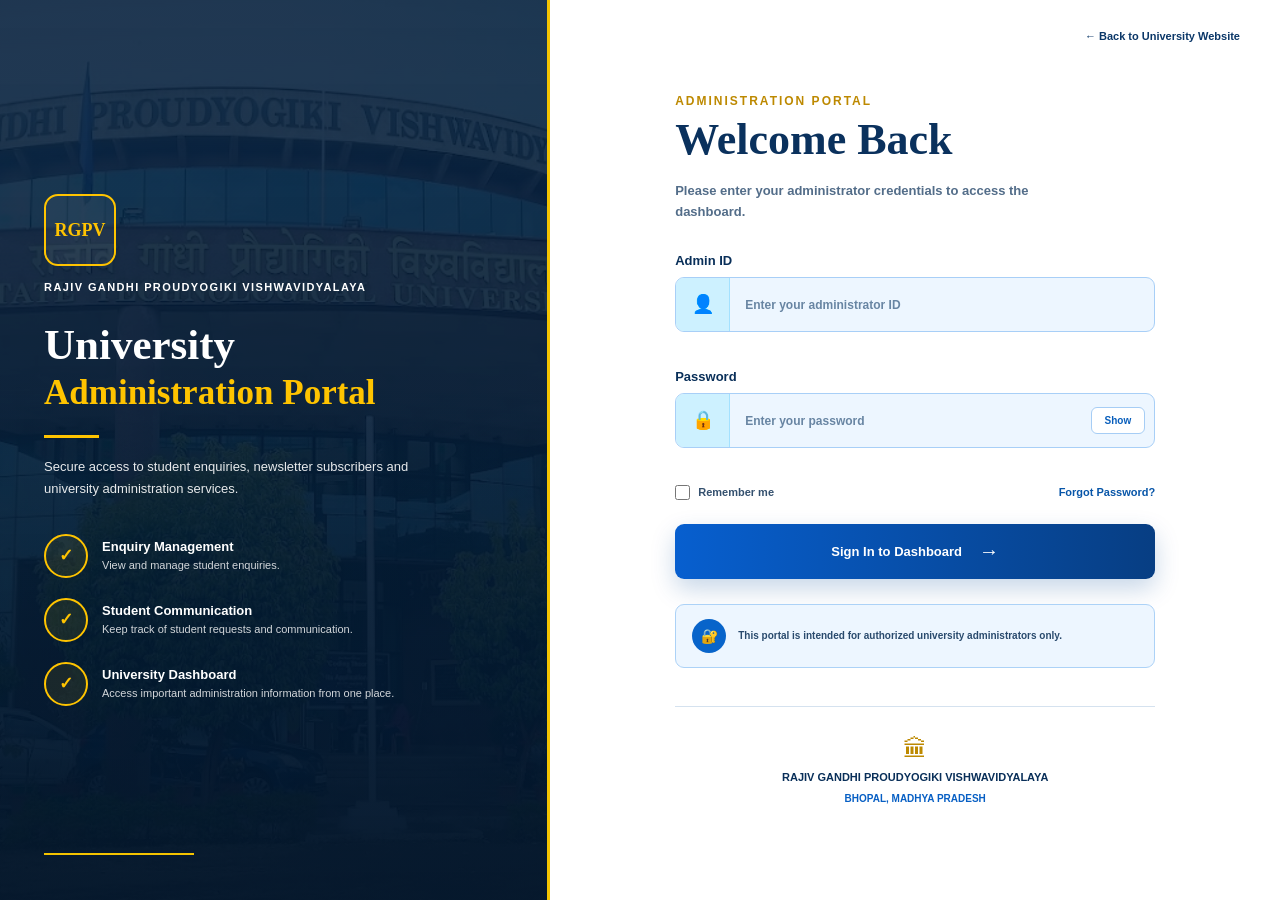
<file: admin.html>
<!DOCTYPE html>
<html lang="en">

<head>
    <meta charset="UTF-8">
    <meta name="viewport" content="width=device-width, initial-scale=1.0">

    <title>RGPV Admin Dashboard</title>

    <link rel="stylesheet" href="admin.css">
</head>

<body>

    <aside class="sidebar">

        <div class="admin-logo">
            <h2>RGPV</h2>
            <p>Admin Panel</p>
        </div>

        <nav class="admin-nav">

            <a href="#" class="active">
                🏠 Dashboard
            </a>

            <a href="#enquiries">
                📩 Enquiries
            </a>

            <a href="#courses">
                &#127891; Courses
            </a>

            <a href="#departments">
                &#127979; Departments
            </a>

            <a href="#placements">
                &#128188; Placements
            </a>

            <a href="#notices">
                &#128226; Notices
            </a>

            <a href="#subscribers">
                ✉️ Subscribers
            </a>

            <a href="indexxx.html">
                🌐 View Website
            </a>

            <button type="button" class="logout-btn" id="logoutBtn">
                ↪ Logout
            </button>

        </nav>

    </aside>


    <main class="admin-main">

        <header class="admin-header">

            <div>
                <p class="small-heading">ADMINISTRATION</p>
                <h1>Dashboard</h1>
            </div>

            <a href="indexxx.html" class="website-btn">
                View Website →
            </a>

        </header>


        <section class="dashboard-cards">

            <div class="dashboard-card">

                <div class="dashboard-icon">
                    📩
                </div>

                <div>
                    <p>Total Enquiries</p>
                    <h2 id="totalEnquiries">0</h2>
                </div>

            </div>


            <div class="dashboard-card">

                <div class="dashboard-icon">
                    ✉️
                </div>

                <div>
                    <p>Subscribers</p>
                    <h2 id="totalSubscribers">0</h2>
                </div>

            </div>


            <div class="dashboard-card">

                <div class="dashboard-icon">
                    📅
                </div>

                <div>
                    <p>Today's Enquiries</p>
                    <h2 id="todayEnquiries">0</h2>
                </div>

            </div>

        </section>


        <section class="admin-section" id="enquiries">

            <div class="section-top">

                <div>
                    <p class="small-heading">
                        STUDENT REQUESTS
                    </p>

                    <h2>
                        Recent Enquiries
                    </h2>
                </div>


                <div class="admin-actions">

                    <input
                        type="text"
                        id="searchEnquiry"
                        placeholder="Search enquiries...">

                    <button
                        type="button"
                        id="clearEnquiries"
                        class="clear-btn">
                        Clear All
                    </button>

                </div>

            </div>


            <div class="table-container">

                <table>

                    <thead>

                        <tr>
                            <th>Name</th>
                            <th>Email</th>
                            <th>Mobile</th>
                            <th>Enquiry</th>
                            <th>Message</th>
                            <th>Date</th>
                            <th>Status</th>
                            <th>Action</th>
                        </tr>

                    </thead>


                    <tbody id="enquiryTableBody">
                    </tbody>

                </table>


                <div class="empty-message" id="noEnquiries">

                    <span>📭</span>

                    <h3>No enquiries yet</h3>

                    <p>
                        Submitted enquiries will appear here.
                    </p>

                </div>

            </div>

        </section>


        <section class="admin-section" id="departments">

            <div class="section-top">

                <div>

                    <p class="small-heading">
                        ACADEMIC STRUCTURE
                    </p>

                    <h2>
                        Manage Departments
                    </h2>
                    <p class="management-description">
                        Build clear academic profiles that students can explore on the public website.
                    </p>
                </div>

            </div>


            <form id="departmentForm" class="notice-form" novalidate>

                <input type="hidden" id="departmentId">

                <div class="form-guidance" role="note">
                    <span>PUBLIC PROFILE</span>
                    <p>Use the official department name and a concise description. Saved details are displayed in the website's Departments section.</p>
                </div>

                <div class="department-form-grid">

                    <div class="notice-field">
                        <label for="departmentName">Official Department Name</label>
                        <input id="departmentName" type="text" maxlength="140"
                            placeholder="For example: Department of Computer Science & Engineering" required>
                        <small class="field-help">Use the name exactly as it appears in university material.</small>
                    </div>

                    <div class="notice-field">
                        <label for="departmentCode">Short Department Code</label>
                        <input id="departmentCode" type="text" maxlength="30"
                            placeholder="For example: CSE" required>
                        <small class="field-help">A short identifier shown on the public card.</small>
                    </div>

                    <div class="notice-field">
                        <label for="departmentHodName">Head of Department</label>
                        <input id="departmentHodName" type="text" maxlength="120"
                            placeholder="For example: Dr. A. Sharma, Professor" required>
                        <small class="field-help">Add the current academic head's name and designation.</small>
                    </div>

                    <div class="notice-field department-description-field">
                        <label for="departmentDescription">Public Department Overview</label>
                        <textarea id="departmentDescription" rows="3" maxlength="2000"
                            placeholder="Mention the department's academic focus, laboratories, research areas, and student opportunities." required></textarea>
                        <small class="field-help">Keep it student-friendly and factual. Maximum 2,000 characters.</small>
                    </div>

                </div>

                <div class="notice-form-actions">
                    <button type="submit" class="notice-save-btn" id="departmentSubmitBtn">
                        Add Department
                    </button>
                    <button type="button" class="notice-cancel-btn" id="cancelDepartmentEdit" hidden>
                        Cancel Edit
                    </button>
                    <p id="departmentFormMessage" class="notice-form-message" role="status"></p>
                </div>

            </form>


            <div class="table-container notice-table-container">

                <table>

                    <thead>

                        <tr>
                            <th>Department</th>
                            <th>Code</th>
                            <th>Head of Department</th>
                            <th>Description</th>
                            <th>Action</th>
                        </tr>

                    </thead>


                    <tbody id="departmentTableBody">
                    </tbody>

                </table>


                <div class="empty-message" id="noDepartments">

                    <span>&#127979;</span>

                    <h3>No departments yet</h3>

                    <p>
                        Added departments will appear here.
                    </p>

                </div>

            </div>

        </section>


        <section class="admin-section" id="courses">

            <div class="section-top">

                <div>

                    <p class="small-heading">
                        ACADEMIC PROGRAMS
                    </p>

                    <h2>
                        Manage Courses
                    </h2>
                    <p class="management-description">
                        Publish accurate programme information to help students understand their academic options.
                    </p>
                </div>

            </div>


            <form id="courseForm" class="notice-form" novalidate>

                <input type="hidden" id="courseId">

                <div class="form-guidance" role="note">
                    <span>PUBLIC PROGRAMME</span>
                    <p>Each saved programme appears in the Courses section with its department, duration, category, and overview.</p>
                </div>

                <div class="course-form-grid">

                    <div class="notice-field">
                        <label for="courseName">Programme Name</label>
                        <input id="courseName" type="text" maxlength="120"
                            placeholder="For example: B.Tech in Computer Science & Engineering" required>
                        <small class="field-help">Write the complete official programme name.</small>
                    </div>

                    <div class="notice-field">
                        <label for="courseDepartment">Academic Department</label>
                        <input id="courseDepartment" type="text" maxlength="120"
                            placeholder="For example: Computer Science & Engineering" required>
                        <small class="field-help">Mention the department responsible for this programme.</small>
                    </div>

                    <div class="notice-field">
                        <label for="courseDuration">Programme Duration</label>
                        <input id="courseDuration" type="text" maxlength="50"
                            placeholder="For example: 4 Years (8 Semesters)" required>
                        <small class="field-help">Include years and semesters where relevant.</small>
                    </div>

                    <div class="notice-field">
                        <label for="courseType">Programme Category</label>
                        <select id="courseType" required>
                            <option value="">Select type</option>
                            <option value="ENGINEERING">Engineering</option>
                            <option value="COMPUTER">Computer Applications</option>
                            <option value="MANAGEMENT">Management</option>
                            <option value="SCIENCE">Science</option>
                            <option value="COMMERCE">Commerce</option>
                            <option value="GENERAL">General</option>
                        </select>
                    </div>

                    <div class="notice-field course-description-field">
                        <label for="courseDescription">Programme Overview</label>
                        <textarea id="courseDescription" rows="3" maxlength="2000"
                            placeholder="Summarise core learning areas, practical exposure, and career direction for this programme." required></textarea>
                        <small class="field-help">This description is visible to prospective students on the website.</small>
                    </div>

                </div>

                <div class="notice-form-actions">
                    <button type="submit" class="notice-save-btn" id="courseSubmitBtn">
                        Add Course
                    </button>
                    <button type="button" class="notice-cancel-btn" id="cancelCourseEdit" hidden>
                        Cancel Edit
                    </button>
                    <p id="courseFormMessage" class="notice-form-message" role="status"></p>
                </div>

            </form>


            <div class="table-container notice-table-container">

                <table>

                    <thead>

                        <tr>
                            <th>Course</th>
                            <th>Department</th>
                            <th>Duration</th>
                            <th>Type</th>
                            <th>Description</th>
                            <th>Action</th>
                        </tr>

                    </thead>


                    <tbody id="courseTableBody">
                    </tbody>

                </table>


                <div class="empty-message" id="noCourses">

                    <span>&#127891;</span>

                    <h3>No courses yet</h3>

                    <p>
                        Added courses will appear here.
                    </p>

                </div>

            </div>

        </section>


        <section class="admin-section" id="placements">

            <div class="section-top">

                <div>

                    <p class="small-heading">
                        CAREER OPPORTUNITIES
                    </p>

                    <h2>
                        Manage Placement Drives
                    </h2>
                    <p class="management-description">
                        Share verified recruitment opportunities with eligible students in a clear and timely format.
                    </p>
                </div>

            </div>


            <form id="placementForm" class="notice-form" novalidate>

                <input type="hidden" id="placementId">

                <div class="form-guidance" role="note">
                    <span>STUDENT OPPORTUNITY</span>
                    <p>Only publish confirmed placement information. Students will see the company, role, package, eligibility, and drive date publicly.</p>
                </div>

                <div class="placement-form-grid">

                    <div class="notice-field">
                        <label for="placementCompanyName">Recruiting Organisation</label>
                        <input id="placementCompanyName" type="text" maxlength="120"
                            placeholder="For example: Infosys Limited" required>
                        <small class="field-help">Enter the organisation's official name.</small>
                    </div>

                    <div class="notice-field">
                        <label for="placementJobRole">Position Offered</label>
                        <input id="placementJobRole" type="text" maxlength="120"
                            placeholder="For example: Systems Engineer Trainee" required>
                        <small class="field-help">Mention the exact role in the offer or drive notice.</small>
                    </div>

                    <div class="notice-field">
                        <label for="placementPackageOffered">Annual Package / CTC</label>
                        <input id="placementPackageOffered" type="text" maxlength="80"
                            placeholder="For example: ₹6.5 LPA" required>
                        <small class="field-help">Use the package figure officially shared by the recruiter.</small>
                    </div>

                    <div class="notice-field">
                        <label for="placementDriveDate">Campus Drive Date</label>
                        <input id="placementDriveDate" type="date" required>
                        <small class="field-help">Select the confirmed date of the recruitment drive.</small>
                    </div>

                    <div class="notice-field placement-eligibility-field">
                        <label for="placementEligibility">Eligible Programmes &amp; Criteria</label>
                        <input id="placementEligibility" type="text" maxlength="400"
                            placeholder="For example: B.Tech / MCA, minimum 60% throughout, no active backlogs" required>
                        <small class="field-help">Include programmes, minimum marks, backlog policy, and graduation year if applicable.</small>
                    </div>

                    <div class="notice-field placement-description-field">
                        <label for="placementDescription">Registration &amp; Selection Details</label>
                        <textarea id="placementDescription" rows="3" maxlength="2000"
                            placeholder="Add registration deadline, application instructions, selection rounds, and coordinator information." required></textarea>
                        <small class="field-help">Write only details that have been confirmed by the placement cell or recruiter.</small>
                    </div>

                </div>

                <div class="notice-form-actions">
                    <button type="submit" class="notice-save-btn" id="placementSubmitBtn">
                        Add Placement Drive
                    </button>
                    <button type="button" class="notice-cancel-btn" id="cancelPlacementEdit" hidden>
                        Cancel Edit
                    </button>
                    <p id="placementFormMessage" class="notice-form-message" role="status"></p>
                </div>

            </form>


            <div class="table-container notice-table-container">

                <table>

                    <thead>

                        <tr>
                            <th>Company</th>
                            <th>Role</th>
                            <th>Package</th>
                            <th>Drive Date</th>
                            <th>Eligibility</th>
                            <th>Action</th>
                        </tr>

                    </thead>


                    <tbody id="placementTableBody">
                    </tbody>

                </table>


                <div class="empty-message" id="noPlacements">

                    <span>&#128188;</span>

                    <h3>No placement drives yet</h3>

                    <p>
                        Added placement drives will appear here.
                    </p>

                </div>

            </div>

        </section>


        <section class="admin-section" id="notices">

            <div class="section-top">

                <div>

                    <p class="small-heading">
                        UNIVERSITY UPDATES
                    </p>

                    <h2>
                        Manage Notices
                    </h2>
                    <p class="management-description">
                        Publish important, verified university updates that are easy for students to understand.
                    </p>
                </div>

            </div>


            <form id="noticeForm" class="notice-form" novalidate>

                <input type="hidden" id="noticeId">

                <div class="form-guidance" role="note">
                    <span>PUBLIC ANNOUNCEMENT</span>
                    <p>Notices are shown in the Latest Notices section. Use a specific headline, the correct category, and a clear student-facing summary.</p>
                </div>

                <div class="notice-form-grid">

                    <div class="notice-field notice-title-field">
                        <label for="noticeTitle">Notice Headline</label>
                        <input id="noticeTitle" type="text" maxlength="180"
                            placeholder="For example: B.Tech Mid-Semester Examination Schedule" required>
                        <small class="field-help">Make the purpose clear in one concise headline.</small>
                    </div>

                    <div class="notice-field">
                        <label for="noticeCategory">Notice Category</label>
                        <select id="noticeCategory" required>
                            <option value="">Select category</option>
                            <option value="ADMISSIONS">Admissions</option>
                            <option value="ACADEMIC">Academic</option>
                            <option value="EXAMINATION">Examination</option>
                            <option value="PLACEMENT">Placement</option>
                            <option value="EVENTS">Events</option>
                            <option value="GENERAL">General</option>
                        </select>
                    </div>

                    <div class="notice-field">
                        <label for="noticeDate">Publication Date</label>
                        <input id="noticeDate" type="date" required>
                        <small class="field-help">Use the official issue or publication date.</small>
                    </div>

                    <div class="notice-field notice-description-field">
                        <label for="noticeDescription">Student-Facing Summary</label>
                        <textarea id="noticeDescription" rows="3" maxlength="2000"
                            placeholder="State what students need to know, who is affected, and any important deadline or next step." required></textarea>
                        <small class="field-help">Keep the information accurate, complete, and easy to scan.</small>
                    </div>

                </div>

                <div class="notice-form-actions">
                    <button type="submit" class="notice-save-btn" id="noticeSubmitBtn">
                        Publish Notice
                    </button>
                    <button type="button" class="notice-cancel-btn" id="cancelNoticeEdit" hidden>
                        Cancel Edit
                    </button>
                    <p id="noticeFormMessage" class="notice-form-message" role="status"></p>
                </div>

            </form>


            <div class="table-container notice-table-container">

                <table>

                    <thead>

                        <tr>
                            <th>Title</th>
                            <th>Category</th>
                            <th>Notice Date</th>
                            <th>Description</th>
                            <th>Action</th>
                        </tr>

                    </thead>


                    <tbody id="noticeTableBody">
                    </tbody>

                </table>


                <div class="empty-message" id="noNotices">

                    <span>&#128226;</span>

                    <h3>No notices yet</h3>

                    <p>
                        Published notices will appear here.
                    </p>

                </div>

            </div>

        </section>


        <section class="admin-section" id="subscribers">

            <div class="section-top">

                <div>

                    <p class="small-heading">
                        NEWSLETTER
                    </p>

                    <h2>
                        Subscribers
                    </h2>

                </div>

                <button
                    type="button"
                    id="clearSubscribers"
                    class="clear-btn">
                    Clear Subscribers
                </button>

            </div>


            <div class="table-container">

                <table>

                    <thead>

                        <tr>
                            <th>#</th>
                            <th>Email Address</th>
                            <th>Subscribed On</th>
                            <th>Action</th>
                        </tr>

                    </thead>


                    <tbody id="subscriberTableBody">
                    </tbody>

                </table>


                <div class="empty-message" id="noSubscribers">

                    <span>📨</span>

                    <h3>No subscribers yet</h3>

                    <p>
                        Newsletter subscribers will appear here.
                    </p>

                </div>

            </div>

        </section>


        <footer class="admin-footer">

            <p>
                RGPV University Admin Dashboard |
                Educational Project
            </p>

        </footer>

    </main>


    <div class="enquiry-modal" id="enquiryModal">

        <div class="modal-box">

            <button
                type="button"
                class="modal-close"
                id="modalClose">
                ×
            </button>

            <p class="small-heading">
                STUDENT REQUEST
            </p>

            <h2>
                Enquiry Details
            </h2>


            <div class="modal-details">

                <div>
                    <span>Student Name</span>
                    <p id="modalName">-</p>
                </div>

                <div>
                    <span>Email Address</span>
                    <p id="modalEmail">-</p>
                </div>

                <div>
                    <span>Mobile Number</span>
                    <p id="modalMobile">-</p>
                </div>

                <div>
                    <span>Enquiry Type</span>
                    <p id="modalType">-</p>
                </div>

                <div>
                    <span>Current Status</span>
                    <p id="modalStatus">-</p>
                </div>

                <div>
                    <span>Date & Time</span>
                    <p id="modalDate">-</p>
                </div>

            </div>


            <div class="modal-message">

                <span>
                    Student Message
                </span>

                <p id="modalMessage">
                    -
                </p>

            </div>

        </div>

    </div>


    <script src="api-config.js?v=20260807"></script>
    <script src="admin.js?v=20260808"></script>

</body>

</html>
</file>
<file: admin.css>
* {
    margin: 0;
    padding: 0;
    box-sizing: border-box;
}

html {
    scroll-behavior: smooth;
}

body {
    font-family: Arial, sans-serif;
    background: #f4f7fb;
    color: #26384d;
}

button,
input,
select,
textarea {
    font-family: inherit;
}

a {
    text-decoration: none;
}



.sidebar {
    width: 245px;
    height: 100vh;

    position: fixed;
    top: 0;
    left: 0;

    background: linear-gradient(
        180deg,
        #102f54,
        #173b67
    );

    padding: 32px 20px;

    color: white;

    box-shadow: 4px 0 20px rgba(0, 0, 0, 0.08);
}

.admin-logo {
    padding: 0 10px 28px;

    border-bottom: 1px solid rgba(255, 255, 255, 0.15);
}

.admin-logo h2 {
    color: #f4c430;

    font-family: Georgia, serif;
    font-size: 30px;

    letter-spacing: 2px;
}

.admin-logo p {
    color: #cbd7e4;

    font-size: 13px;

    margin-top: 2px;
}

.admin-nav {
    display: flex;
    flex-direction: column;

    gap: 8px;

    margin-top: 28px;
}

.admin-nav a {
    color: #dce5ef;

    padding: 12px 14px;

    border-radius: 7px;

    font-size: 14px;

    transition: 0.3s;
}

.admin-nav a:hover,
.admin-nav a.active {
    background: rgba(255, 255, 255, 0.11);

    color: #f4c430;

    transform: translateX(4px);
}



.admin-main {
    margin-left: 245px;

    min-height: 100vh;

    padding: 35px 4%;
}



.admin-header {
    display: flex;
    justify-content: space-between;
    align-items: center;

    margin-bottom: 32px;
}

.small-heading {
    color: #b68a00;

    font-size: 11px;
    font-weight: bold;

    letter-spacing: 2px;

    margin-bottom: 4px;
}

.admin-header h1 {
    color: #173b67;

    font-family: Georgia, serif;

    font-size: 34px;
}

.website-btn {
    background: #173b67;
    color: white;

    padding: 11px 18px;

    border-radius: 7px;

    font-size: 13px;
    font-weight: bold;

    transition: 0.3s;
}

.website-btn:hover {
    background: #f4c430;
    color: #173b67;

    transform: translateY(-2px);
}



.dashboard-cards {
    display: grid;

    grid-template-columns: repeat(3, 1fr);

    gap: 22px;

    margin-bottom: 40px;
}

.dashboard-card {
    background: white;

    padding: 24px;

    border-radius: 13px;

    display: flex;
    align-items: center;

    gap: 17px;

    border: 1px solid #e7ebf0;

    box-shadow: 0 7px 24px rgba(23, 59, 103, 0.07);

    transition: 0.3s;
}

.dashboard-card:hover {
    transform: translateY(-5px);

    box-shadow: 0 12px 30px rgba(23, 59, 103, 0.12);
}

.dashboard-icon {
    width: 55px;
    height: 55px;

    display: flex;
    justify-content: center;
    align-items: center;

    flex-shrink: 0;

    background: #edf3fa;

    border-radius: 11px;

    font-size: 24px;
}

.dashboard-card p {
    color: #718096;

    font-size: 13px;

    margin-bottom: 2px;
}

.dashboard-card h2 {
    color: #173b67;

    font-family: Georgia, serif;

    font-size: 30px;
}



.admin-section {
    background: white;

    border-radius: 14px;

    margin-bottom: 35px;

    padding: 27px;

    border: 1px solid #e7ebf0;

    box-shadow: 0 7px 25px rgba(23, 59, 103, 0.06);
}

.section-top {
    display: flex;
    justify-content: space-between;
    align-items: center;

    gap: 20px;

    margin-bottom: 24px;
}

.section-top h2 {
    color: #173b67;

    font-family: Georgia, serif;

    font-size: 25px;
}

.admin-actions {
    display: flex;
    align-items: center;

    gap: 10px;
}

.admin-actions input {
    width: 230px;

    padding: 10px 13px;

    border: 1px solid #d7dfe8;

    border-radius: 7px;

    outline: none;

    color: #333;

    transition: 0.3s;
}

.admin-actions input:focus {
    border-color: #173b67;

    box-shadow: 0 0 0 3px rgba(23, 59, 103, 0.07);
}



.clear-btn {
    border: none;

    background: #fff1f1;
    color: #b63838;

    padding: 10px 14px;

    border-radius: 7px;

    cursor: pointer;

    font-size: 12px;
    font-weight: bold;

    transition: 0.3s;
}

.clear-btn:hover {
    background: #b63838;
    color: white;
}

.delete-btn {
    border: none;

    background: #fff0f0;
    color: #b63838;

    padding: 7px 11px;

    border-radius: 6px;

    cursor: pointer;

    font-size: 12px;

    transition: 0.3s;
}

.delete-btn:hover {
    background: #b63838;
    color: white;
}



.table-container {
    width: 100%;

    overflow-x: auto;
}

table {
    width: 100%;

    border-collapse: collapse;

    min-width: 1040px;
}

thead {
    background: #f3f6fa;
}

th {
    padding: 13px 12px;

    text-align: left;

    color: #173b67;

    font-size: 12px;

    border-bottom: 2px solid #e3e8ee;
}

td {
    padding: 14px 12px;

    color: #536273;

    font-size: 12px;

    border-bottom: 1px solid #edf0f3;

    vertical-align: top;
}

tbody tr {
    transition: 0.2s;
}

tbody tr:hover {
    background: #fafbfd;
}

.message-cell {
    max-width: 230px;

    line-height: 1.5;
}

.enquiry-badge {
    display: inline-block;

    background: #edf3fa;
    color: #173b67;

    padding: 5px 8px;

    border-radius: 5px;

    font-size: 10px;
    font-weight: bold;

    white-space: nowrap;
}



.empty-message {
    display: none;

    padding: 50px 20px;

    text-align: center;
}

.empty-message.show-empty {
    display: block;
}

.empty-message span {
    display: block;

    font-size: 42px;

    margin-bottom: 10px;
}

.empty-message h3 {
    color: #173b67;

    font-family: Georgia, serif;

    margin-bottom: 4px;
}

.empty-message p {
    color: #7a8795;

    font-size: 13px;
}



.admin-footer {
    text-align: center;

    padding: 15px;

    color: #8794a3;

    font-size: 12px;
}



@media (max-width: 950px) {

    .sidebar {
        width: 200px;
    }

    .admin-main {
        margin-left: 200px;
    }

    .dashboard-cards {
        grid-template-columns: 1fr;
    }

    .section-top {
        align-items: flex-start;

        flex-direction: column;
    }

    .admin-actions {
        width: 100%;
    }

    .admin-actions input {
        flex: 1;
        width: auto;
    }
}


@media (max-width: 650px) {

    .sidebar {
        width: 100%;
        height: auto;

        position: relative;

        padding: 20px;
    }

    .admin-logo {
        padding-bottom: 15px;
    }

    .admin-nav {
        margin-top: 15px;

        flex-direction: row;
        flex-wrap: wrap;
    }

    .admin-nav a {
        padding: 8px 10px;
    }

    .admin-main {
        margin-left: 0;

        padding: 25px 4%;
    }

    .admin-header {
        align-items: flex-start;

        gap: 15px;

        flex-direction: column;
    }

    .dashboard-cards {
        grid-template-columns: 1fr;
    }

    .admin-section {
        padding: 20px 15px;
    }

    .admin-actions {
        flex-direction: column;

        align-items: stretch;
    }

    .admin-actions input {
        width: 100%;
    }
}


.enquiry-modal {
    position: fixed;
    inset: 0;

    background: rgba(8, 27, 48, 0.75);

    display: flex;
    align-items: center;
    justify-content: center;

    padding: 20px;

    z-index: 5000;

    opacity: 0;
    visibility: hidden;

    transition: 0.3s ease;
}

.enquiry-modal.show-modal {
    opacity: 1;
    visibility: visible;
}



.modal-box {
    width: 100%;
    max-width: 650px;

    max-height: 90vh;
    overflow-y: auto;

    background: white;

    border-radius: 16px;

    padding: 32px;

    position: relative;

    box-shadow: 0 20px 60px rgba(0, 0, 0, 0.25);

    transform: translateY(25px) scale(0.96);

    transition: 0.3s ease;
}

.enquiry-modal.show-modal .modal-box {
    transform: translateY(0) scale(1);
}



.modal-close {
    position: absolute;

    top: 18px;
    right: 18px;

    width: 38px;
    height: 38px;

    border: none;
    border-radius: 50%;

    background: #edf3fa;
    color: #173b67;

    font-size: 25px;

    cursor: pointer;

    transition: 0.3s;
}

.modal-close:hover {
    background: #173b67;
    color: white;

    transform: rotate(90deg);
}



.modal-box > h2 {
    color: #173b67;

    font-family: Georgia, serif;

    font-size: 29px;

    margin: 4px 0 25px;
}



.modal-details {
    display: grid;
    grid-template-columns: 1fr 1fr;

    gap: 14px;

    margin-bottom: 20px;
}

.modal-details > div {
    background: #f5f8fc;

    border: 1px solid #e5ebf2;

    border-radius: 9px;

    padding: 14px;
}

.modal-details span,
.modal-message span {
    display: block;

    color: #8390a0;

    font-size: 11px;
    font-weight: bold;

    text-transform: uppercase;
    letter-spacing: 0.8px;

    margin-bottom: 5px;
}

.modal-details p {
    color: #173b67;

    font-size: 14px;
    font-weight: bold;

    word-break: break-word;
}



.modal-message {
    background: #f8fafc;

    border-left: 4px solid #f4c430;

    border-radius: 8px;

    padding: 17px;
}

.modal-message p {
    color: #4e5d6d;

    font-size: 14px;

    line-height: 1.7;

    word-break: break-word;
}



.view-btn {
    border: none;

    background: #edf3fa;
    color: #173b67;

    padding: 7px 11px;

    border-radius: 6px;

    font-size: 11px;
    font-weight: bold;

    cursor: pointer;

    margin-right: 5px;

    transition: 0.3s;
}

.view-btn:hover {
    background: #173b67;
    color: white;
}



@media (max-width: 600px) {

    .modal-box {
        padding: 25px 18px;
    }

    .modal-details {
        grid-template-columns: 1fr;
    }

    .modal-box > h2 {
        font-size: 25px;
    }
}
.logout-btn {
    width: 100%;
    margin-top: 12px;
    padding: 12px 14px;

    border: 1px solid rgba(255, 255, 255, 0.15);
    border-radius: 7px;

    background: rgba(190, 55, 55, 0.15);
    color: #ffdede;

    font-size: 14px;
    text-align: left;

    cursor: pointer;
    transition: 0.3s;
}

.logout-btn:hover {
    background: #b63838;
    color: white;
    transform: translateX(4px);
}

@media (max-width: 650px) {
    .logout-btn {
        width: auto;
        margin-top: 0;
        padding: 8px 12px;
    }
}

.status-control {
    display: flex;

    align-items: center;

    gap: 6px;
}

.status-select {
    min-width: 108px;

    padding: 8px 7px;

    border: 1px solid #d8e1ec;

    border-radius: 6px;

    background: white;

    color: #173b67;

    font: inherit;

    font-size: 12px;
}

.status-update-btn {
    border: none;

    border-radius: 6px;

    padding: 8px 9px;

    background: #edf3fa;

    color: #173b67;

    font-size: 12px;

    font-weight: bold;

    cursor: pointer;

    transition: 0.3s;
}

.status-update-btn:hover:not(:disabled) {
    background: #173b67;

    color: white;
}

.status-update-btn:disabled {
    cursor: wait;

    opacity: 0.7;
}



.notice-form {
    padding: 20px;

    background: #f8fafc;

    border: 1px solid #e5ebf2;

    border-radius: 10px;
}

.management-description {
    max-width: 640px;

    margin-top: 8px;

    color: #64758a;

    font-size: 14px;

    line-height: 1.55;
}

.form-guidance {
    display: flex;

    align-items: flex-start;

    gap: 12px;

    margin-bottom: 18px;

    padding: 13px 15px;

    border: 1px solid #dce6f1;

    border-left: 4px solid #f4c430;

    border-radius: 8px;

    background: #ffffff;
}

.form-guidance span {
    flex: 0 0 auto;

    padding-top: 2px;

    color: #b77f00;

    font-size: 10px;

    font-weight: bold;

    letter-spacing: 1px;
}

.form-guidance p {
    margin: 0;

    color: #506378;

    font-size: 13px;

    line-height: 1.5;
}

.notice-form-grid {
    display: grid;

    grid-template-columns: 2fr 1fr 1fr;

    gap: 15px;
}

.course-form-grid {
    display: grid;

    grid-template-columns: repeat(4, 1fr);

    gap: 15px;
}

.department-form-grid {
    display: grid;

    grid-template-columns: 2fr 1fr 1.5fr;

    gap: 15px;
}

.placement-form-grid {
    display: grid;

    grid-template-columns: repeat(4, 1fr);

    gap: 15px;
}

.notice-field {
    display: flex;

    flex-direction: column;

    gap: 7px;
}

.notice-description-field {
    grid-column: 1 / -1;
}

.course-description-field {
    grid-column: 1 / -1;
}

.department-description-field {
    grid-column: 1 / -1;
}

.placement-eligibility-field {
    grid-column: span 2;
}

.placement-description-field {
    grid-column: 1 / -1;
}

.notice-field label {
    color: #536274;

    font-size: 12px;

    font-weight: bold;
}

.field-help {
    color: #78889a;

    font-size: 11px;

    line-height: 1.4;
}

.notice-field input,
.notice-field select,
.notice-field textarea {
    width: 100%;

    padding: 10px 11px;

    border: 1px solid #d7dfe8;

    border-radius: 7px;

    outline: none;

    color: #26384d;

    background: white;

    transition: 0.3s;
}

.notice-field textarea {
    resize: vertical;
}

.notice-field input:focus,
.notice-field select:focus,
.notice-field textarea:focus {
    border-color: #173b67;

    box-shadow: 0 0 0 3px rgba(23, 59, 103, 0.07);
}

.notice-form-actions {
    display: flex;

    align-items: center;

    gap: 10px;

    margin-top: 16px;
}

.notice-save-btn,
.notice-cancel-btn,
.notice-edit-btn,
.course-edit-btn,
.placement-edit-btn,
.department-edit-btn {
    border: none;

    border-radius: 7px;

    padding: 10px 14px;

    cursor: pointer;

    font-size: 12px;

    font-weight: bold;

    transition: 0.3s;
}

.notice-save-btn {
    background: #173b67;

    color: white;
}

.notice-save-btn:hover:not(:disabled) {
    background: #f4c430;

    color: #173b67;
}

.notice-save-btn:disabled {
    cursor: wait;

    opacity: 0.7;
}

.notice-cancel-btn,
.notice-edit-btn,
.course-edit-btn,
.placement-edit-btn,
.department-edit-btn {
    background: #edf3fa;

    color: #173b67;
}

.notice-cancel-btn:hover,
.notice-edit-btn:hover,
.course-edit-btn:hover,
.placement-edit-btn:hover,
.department-edit-btn:hover {
    background: #173b67;

    color: white;
}

.notice-form-message {
    min-height: 16px;

    color: #246b37;

    font-size: 12px;

    font-weight: bold;
}

.notice-form-message.error-message {
    color: #b63838;
}

.notice-table-container {
    margin-top: 24px;
}

.notice-description-cell {
    min-width: 250px;

    max-width: 340px;

    line-height: 1.45;
}

@media (max-width: 760px) {
    .notice-form-grid {
        grid-template-columns: 1fr;
    }

    .course-form-grid {
        grid-template-columns: 1fr;
    }

    .department-form-grid {
        grid-template-columns: 1fr;
    }

    .placement-form-grid {
        grid-template-columns: 1fr;
    }

    .notice-description-field {
        grid-column: auto;
    }

    .course-description-field {
        grid-column: auto;
    }

    .department-description-field {
        grid-column: auto;
    }

    .placement-eligibility-field,
    .placement-description-field {
        grid-column: auto;
    }

    .notice-form-actions {
        align-items: flex-start;

        flex-direction: column;
    }

    .form-guidance {
        flex-direction: column;

        gap: 4px;
    }
}
</file>
<file: login.css>
* {
    margin: 0;
    padding: 0;
    box-sizing: border-box;
}

body {
    font-family: "Segoe UI", Arial, sans-serif;
    background: #fff;
    color: #0b2f59;
}

a {
    text-decoration: none;
}

button,
input {
    font-family: inherit;
}



.login-page {
    min-height: 100vh;
    width: 100%;

    display: grid;
    grid-template-columns: 43% 57%;
}



.login-brand {
    min-height: 100vh;
    position: relative;

    display: flex;
    align-items: center;

    padding: 55px 8%;

    background:
        linear-gradient(
            rgba(4, 30, 60, 0.88),
            rgba(3, 27, 53, 0.94)
        ),
        url("rgpv.jpg");

    background-size: cover;
    background-position: center;

    border-right: 3px solid #f5c400;
    overflow: hidden;
}

.login-brand::after {
    content: "";
    position: absolute;

    left: 8%;
    bottom: 45px;

    width: 150px;
    height: 2px;

    background: #f5c400;
}

.brand-overlay {
    position: absolute;
    inset: 0;

    background:
        linear-gradient(
            to top,
            rgba(1, 17, 35, 0.55),
            transparent 60%
        );
}

.brand-content {
    position: relative;
    z-index: 2;

    width: 100%;
    max-width: 500px;

    color: white;
}



.university-badge {
    width: 72px;
    height: 72px;

    display: flex;
    align-items: center;
    justify-content: center;

    border: 2px solid #ffc400;
    border-radius: 14px;

    color: #ffc400;

    font-family: Georgia, serif;
    font-size: 18px;
    font-weight: 900;

    background: rgba(255,255,255,0.05);

    margin-bottom: 15px;
}

.brand-small {
    color: #ffffff;

    font-size: 11px;
    font-weight: 800;

    letter-spacing: 1.4px;

    margin-bottom: 28px;
}



.brand-content h1 {
    font-family: Georgia, "Times New Roman", serif;

    color: #ffffff;

    font-size: 43px;
    font-weight: 800;

    line-height: 1.12;

    margin-bottom: 22px;
}

.brand-content h1 span {
    display: block;

    color: #ffc400;

    font-size: 35px;
    font-weight: 800;

    margin-top: 4px;
}

.brand-description {
    color: rgba(255,255,255,0.9);

    font-size: 13px;
    font-weight: 500;

    line-height: 1.7;

    max-width: 420px;

    margin-bottom: 34px;
}

.brand-description::before {
    content: "";

    display: block;

    width: 55px;
    height: 3px;

    background: #ffc400;

    margin-bottom: 18px;
}



.portal-features {
    display: flex;
    flex-direction: column;

    gap: 20px;
}

.portal-feature {
    display: flex;
    align-items: center;

    gap: 14px;
}

.feature-icon {
    width: 44px;
    height: 44px;

    flex-shrink: 0;

    display: flex;
    align-items: center;
    justify-content: center;

    border: 2px solid #ffc400;
    border-radius: 50%;

    background: rgba(255,196,0,0.08);

    color: #ffc400;

    font-size: 17px;
    font-weight: 900;
}

.portal-feature h3 {
    color: #ffffff;

    font-size: 13px;
    font-weight: 800;

    margin-bottom: 4px;
}

.portal-feature p {
    color: rgba(255,255,255,0.82);

    font-size: 11px;
    font-weight: 500;

    line-height: 1.4;
}



.login-section {
    min-height: 100vh;

    position: relative;

    display: flex;
    align-items: center;
    justify-content: center;

    padding: 65px 10%;

    background: #ffffff;
}

.login-wrapper {
    width: 100%;
    max-width: 480px;
}



.back-website {
    position: absolute;

    top: 30px;
    right: 40px;

    color: #0b3768;

    font-size: 11px;
    font-weight: 700;
}

.back-website:hover {
    color: #c28f00;
}



.login-small-heading {
    color: #bd8900;

    font-size: 12px;
    font-weight: 900;

    letter-spacing: 2px;

    margin-bottom: 8px;
}

.login-wrapper > h2 {
    font-family: Georgia, "Times New Roman", serif;

    color: #0a315d;

    font-size: 44px;
    font-weight: 900;

    line-height: 1.1;

    margin-bottom: 15px;
}

.login-description {
    color: #536d89;

    font-size: 13px;
    font-weight: 600;

    line-height: 1.65;

    margin-bottom: 30px;

    max-width: 410px;
}

.mobile-logo {
    display: none;
}



.form-group {
    margin-bottom: 19px;
}

.form-group label {
    display: block;

    color: #092f59;

    font-size: 13px;
    font-weight: 800;

    margin-bottom: 9px;
}



.input-wrapper {
    width: 100%;
    height: 55px;

    display: flex;
    align-items: center;

    background: #edf6ff;

    border: 1.5px solid #a8cff7;

    border-radius: 9px;

    overflow: hidden;

    transition: 0.25s;
}

.input-wrapper:hover {
    border-color: #72afea;
}

.input-wrapper:focus-within {
    background: #f5faff;

    border-color: #1265c2;

    box-shadow:
        0 0 0 4px rgba(18,101,194,0.10);
}



.input-icon {
    width: 54px;
    height: 100%;

    display: flex;
    align-items: center;
    justify-content: center;

    flex-shrink: 0;

    background: #dceeff;

    border-right: 1px solid #bddcf8;

    color: #075fc4;

    font-size: 18px;

    opacity: 1;

    filter: saturate(2);
}



.input-wrapper input {
    flex: 1;

    height: 100%;

    border: none;
    outline: none;

    background: transparent;

    padding: 0 15px;

    color: #153b65;

    font-size: 13px;
    font-weight: 700;
}

.input-wrapper input::placeholder {
    color: #6885a3;

    font-size: 12px;
    font-weight: 600;

    opacity: 1;
}



.password-toggle {
    margin-right: 9px;

    padding: 7px 13px;

    border: 1px solid #a6cdf5;
    border-radius: 6px;

    background: #ffffff;

    color: #075dbb;

    font-size: 10px;
    font-weight: 900;

    cursor: pointer;

    transition: 0.25s;
}

.password-toggle:hover {
    background: #075fbe;

    border-color: #075fbe;

    color: white;
}



.login-error {
    min-height: 14px;

    margin-top: 4px;

    color: #c83d3d;

    font-size: 10px;
    font-weight: 600;
}



.login-options {
    display: flex;
    align-items: center;
    justify-content: space-between;

    margin: 4px 0 24px;
}

.remember {
    display: flex;
    align-items: center;

    gap: 8px;

    color: #35516f;

    font-size: 11px;
    font-weight: 700;

    cursor: pointer;
}

.remember input {
    width: 15px;
    height: 15px;

    accent-color: #075fc4;
}

.forgot-password {
    border: none;
    background: none;

    color: #0755a8;

    font-size: 11px;
    font-weight: 900;

    cursor: pointer;
}

.forgot-password:hover {
    color: #c28f00;
}



.login-button {
    width: 100%;
    height: 55px;

    border: none;
    border-radius: 9px;

    background:
        linear-gradient(
            90deg,
            #075fcf,
            #073e83
        );

    color: white;

    display: flex;
    align-items: center;
    justify-content: center;

    gap: 17px;

    font-size: 13px;
    font-weight: 900;

    cursor: pointer;

    box-shadow:
        0 10px 25px rgba(6,74,151,0.22);

    transition: 0.25s;
}

.login-button:hover {
    transform: translateY(-2px);

    box-shadow:
        0 14px 30px rgba(6,74,151,0.3);
}

.button-arrow {
    font-size: 20px;

    transition: 0.25s;
}

.login-button:hover .button-arrow {
    transform: translateX(5px);
}



.login-status {
    display: none;

    align-items: center;

    gap: 12px;

    margin-top: 15px;

    padding: 13px;

    background: #effaf3;

    border: 1px solid #b8ddc5;

    border-radius: 8px;
}

.login-status.show-status {
    display: flex;
}

.status-icon {
    width: 32px;
    height: 32px;

    display: flex;
    align-items: center;
    justify-content: center;

    border-radius: 50%;

    background: #27834d;

    color: white;
}



.security-message {
    display: flex;
    align-items: center;

    gap: 12px;

    margin-top: 25px;

    padding: 14px 16px;

    background: #edf6ff;

    border: 1px solid #acd2f7;

    border-radius: 9px;
}

.security-message span {
    width: 34px;
    height: 34px;

    flex-shrink: 0;

    display: flex;
    align-items: center;
    justify-content: center;

    background: #0864ca;

    color: white;

    border-radius: 50%;

    font-size: 14px;
}

.security-message p {
    color: #294a6d;

    font-size: 10px;
    font-weight: 700;

    line-height: 1.5;
}



.login-footer {
    text-align: center;

    margin-top: 38px;

    padding-top: 28px;

    border-top: 1px solid #d5e2ef;
}

.login-footer::before {
    content: "🏛";

    display: block;

    color: #bd8900;

    font-size: 24px;

    margin-bottom: 8px;
}

.login-footer p {
    color: #092f59;

    font-family: "Segoe UI", Arial, sans-serif;

    font-size: 11px;
    font-weight: 900;

    text-transform: uppercase;

    margin-bottom: 5px;
}

.login-footer span {
    color: #075fc4;

    font-size: 10px;
    font-weight: 900;

    text-transform: uppercase;
}



@media (max-width: 900px) {

    .login-page {
        grid-template-columns: 1fr;
    }

    .login-brand {
        min-height: 650px;
    }

    .login-section {
        min-height: 750px;
    }
}


@media (max-width: 600px) {

    .login-brand {
        display: none;
    }

    .login-section {
        min-height: 100vh;

        padding: 80px 24px 40px;
    }

    .back-website {
        top: 25px;
        right: 24px;
    }

    .login-wrapper > h2 {
        font-size: 36px;
    }
}
</file>
